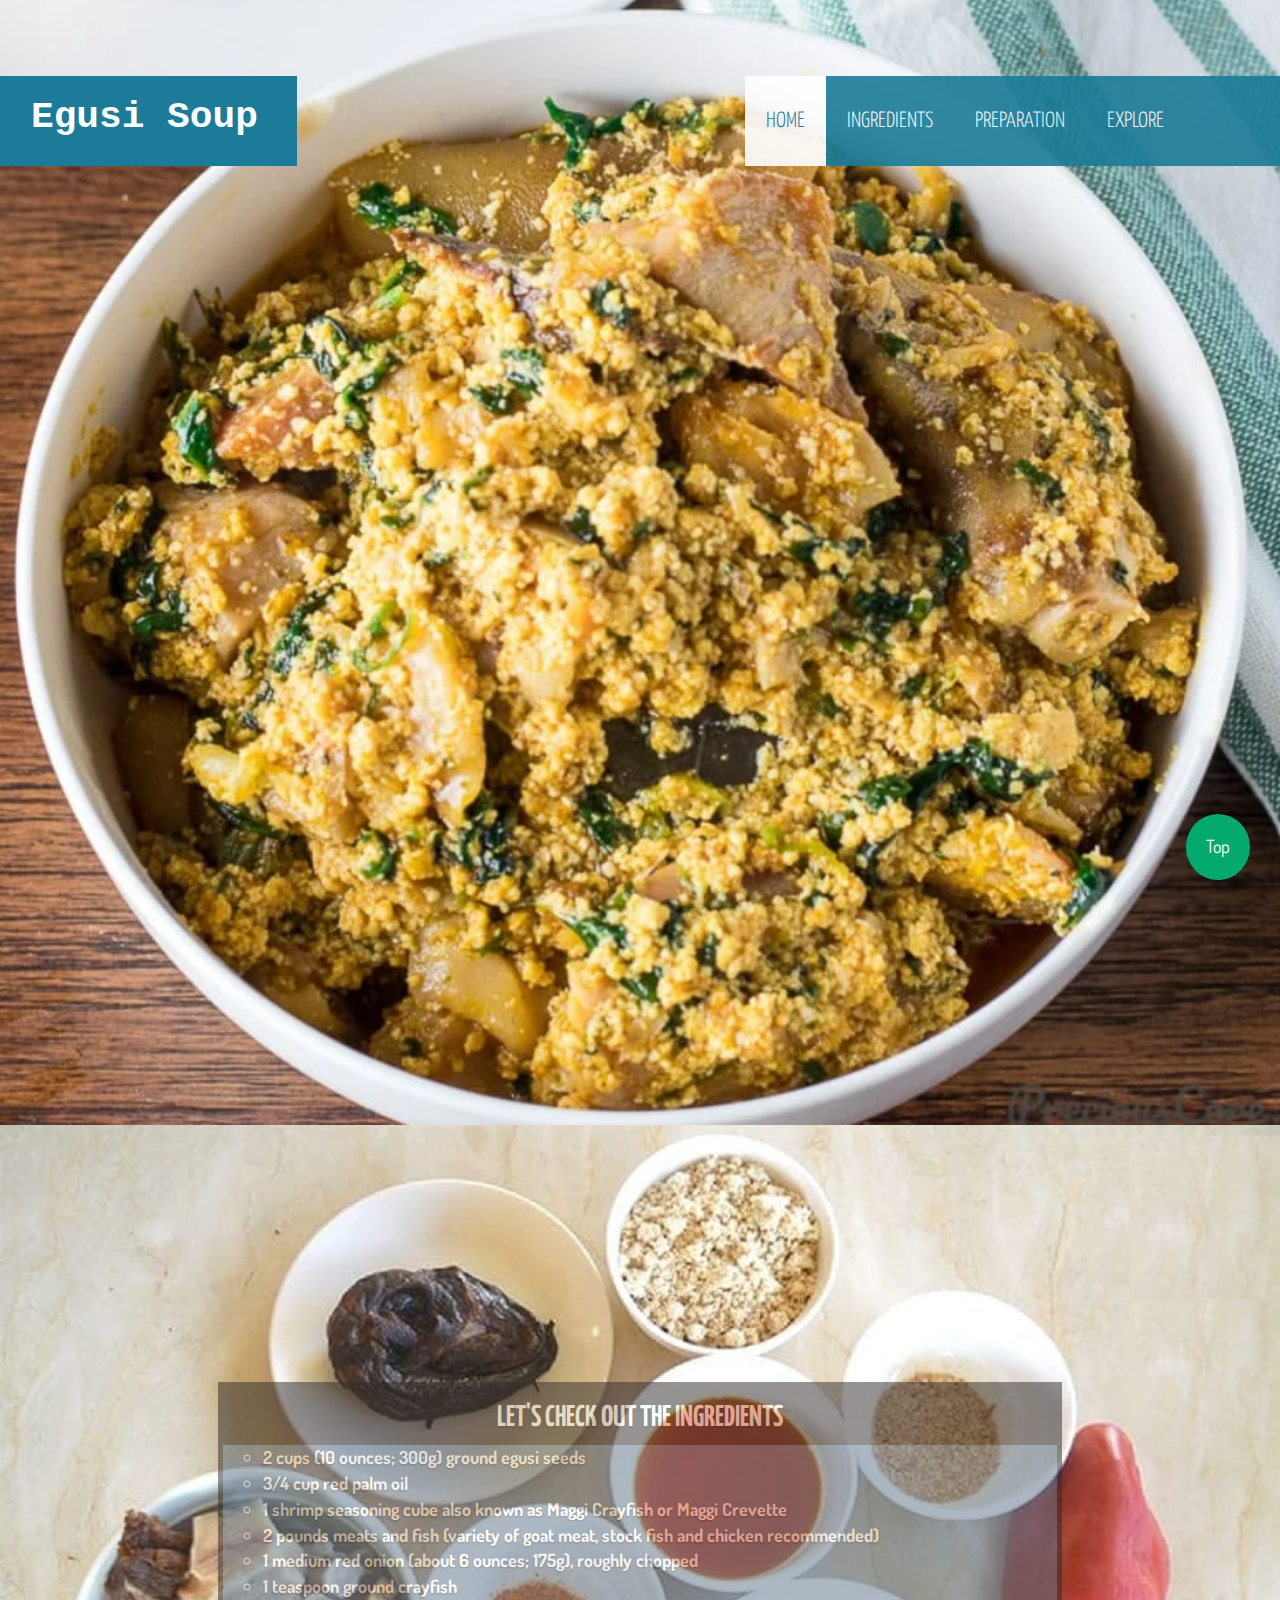
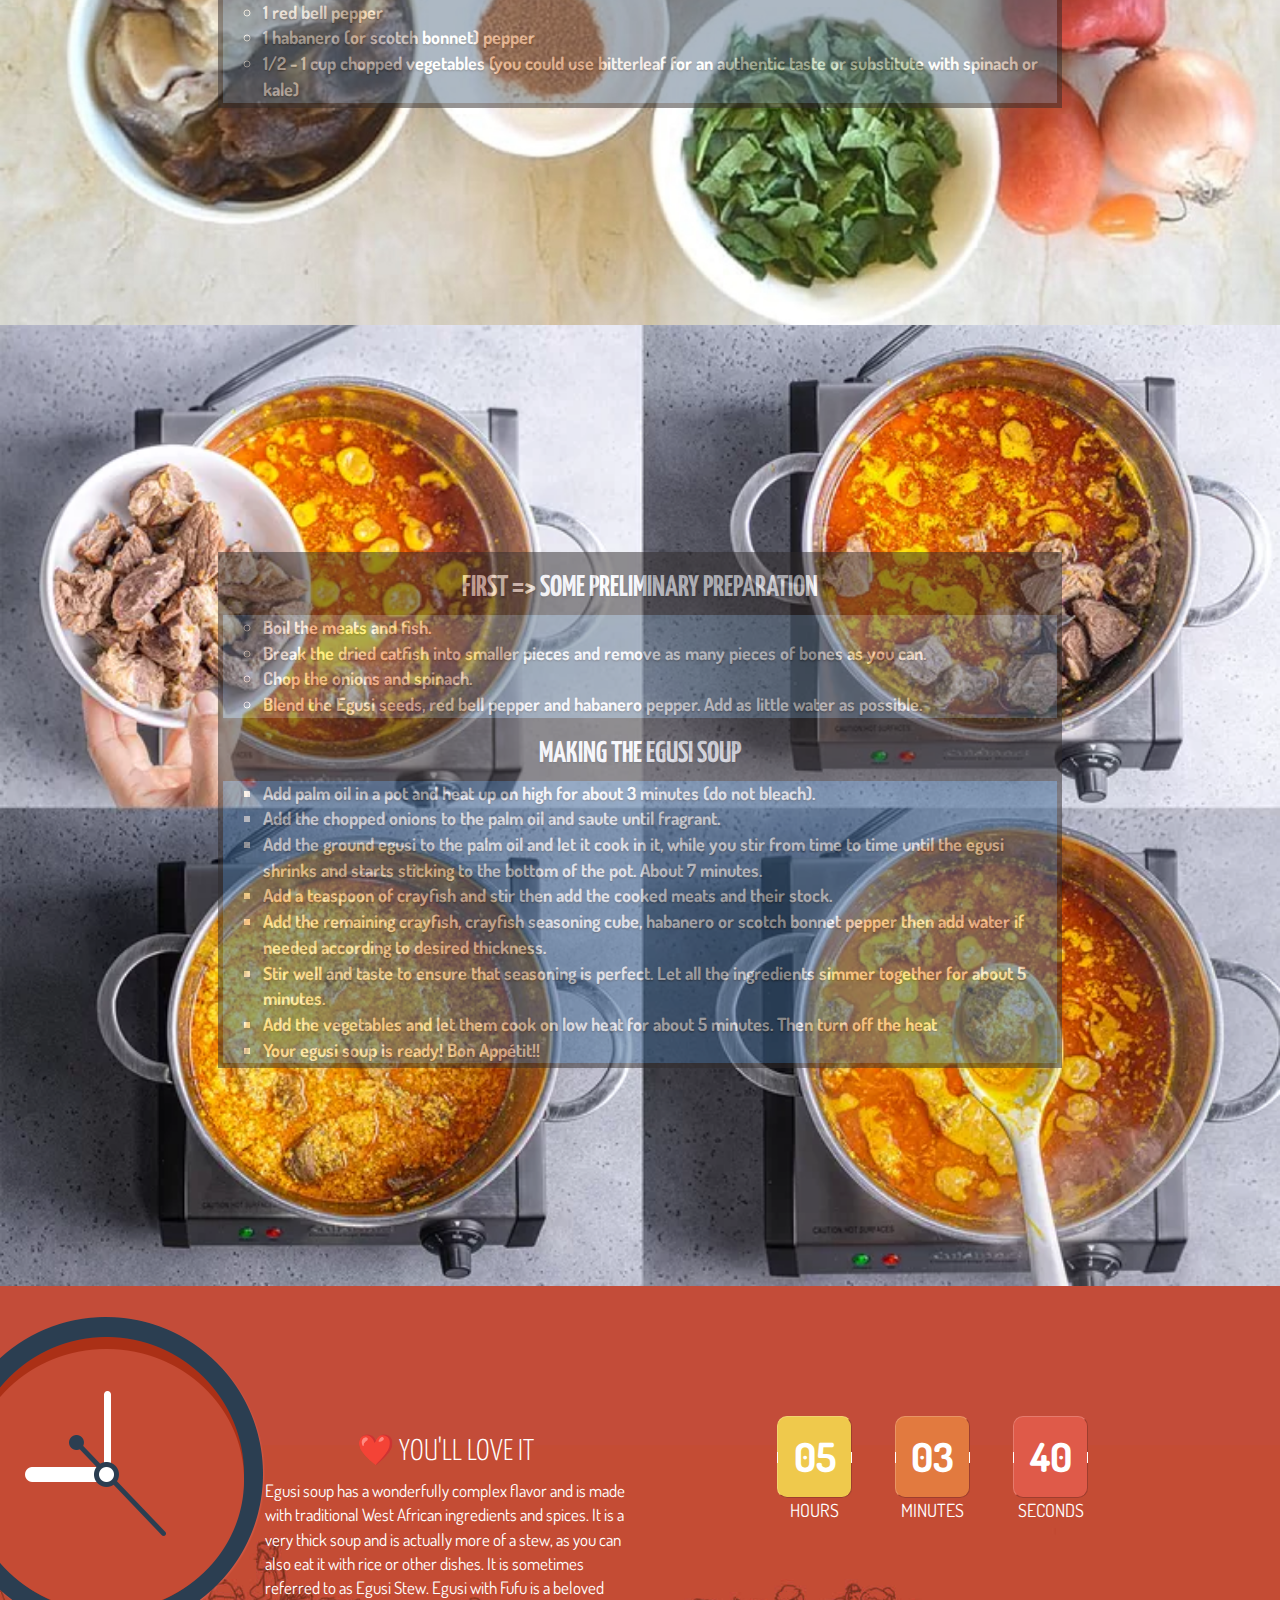
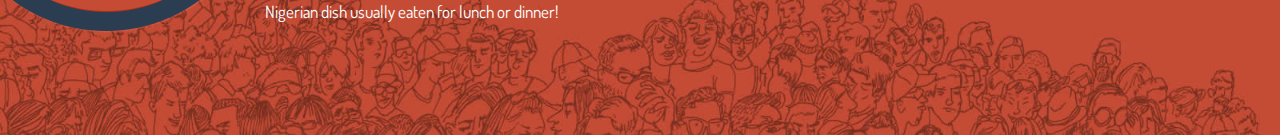
<file: public/egusi/index.html>
<!DOCTYPE html>
<html lang="en">

<head>
	<meta charset="utf-8">
	<meta name="viewport" content="width=device-width, initial-scale=1.0">
	<meta name="description" content="">
	<meta name="author" content="">
	<title>Egusi | --> an amazing soup the whole family will enjoy!</title>
	<link rel="stylesheet" type="text/css" href="assets/css/bootstrap.min.css">
	<link rel="stylesheet" type="text/css" href="assets/css/main.css">
	<link rel="shortcut icon" href="assets/images/favicon.ico">
	<script type="text/javascript">
		function digitalWatch() {
			var date = new Date();
			var hours = date.getHours();
			var minutes = date.getMinutes();
			var seconds = date.getSeconds();
			if (hours < 10) hours = "0" + hours;
			if (minutes < 10) minutes = "0" + minutes;


			document.getElementById("hours").innerHTML = hours;

			document.getElementById("minutes").innerHTML = minutes;

			document.getElementById("seconds").innerHTML = seconds;
			setTimeout("digitalWatch()", 1000);
		}
	</script>
</head><!--/head-->

<body>
	<header id="header" role="banner">
		<div class="main-nav">
			<div class="container">
				<div class="header-top">
					<div class="pull-right social-icons">
						<a href="#"><i class="fa fa-twitter"></i></a>
						<a href="#"><i class="fa fa-facebook"></i></a>
						<a href="#"><i class="fa fa-google-plus"></i></a>
						<a href="#"><i class="fa fa-youtube"></i></a>
					</div>
				</div>
				<div class="row">
					<div class="navbar-header">
						<button type="button" class="navbar-toggle" data-toggle="collapse"
							data-target=".navbar-collapse">
							<span class="sr-only">Toggle navigation</span>
							<span class="icon-bar"></span>
							<span class="icon-bar"></span>
							<span class="icon-bar"></span>
						</button>
						<a class="navbar-brand" href="index.html">
							<p class="egusi">Egusi Soup</p>
						</a>
						<style type="text/css">
							.egusi {
								font-family: Courier, monospace, sans-serif, Helvetica, Verdana, sans-serif;
								font-size: 210%;
								margin: 16px;
								font-weight: bolder;
								color: white;
							}
						</style>
					</div>
					<div class="collapse navbar-collapse">
						<ul class="nav navbar-nav navbar-right">
							<li class="scroll active"><a href="#home">Home</a></li>
							<li class="scroll"><a href="#ingredients">Ingredients</a></li>
							<li class="scroll"><a href="#preparation">Preparation</a></li>
							<li class="scroll"><a href="#explore">Explore</a></li>
						</ul>
					</div>
				</div>
			</div>
		</div>
	</header>
	<!--/#header-->

	<section id="home">
		<div id="main-slider" class="carousel slide" data-ride="carousel">

			<div class="carousel-inner">
				<div class="item active">
					<img class="img-responsive" src="assets/images/egusi1.png" alt="slider">
				</div>
			</div>
		</div>
	</section>
	<!--/#home-->

	<section id="ingredients">
		<div id="main-slider" class="carousel slide" data-ride="carousel">

			<div class="carousel-inner">
				<div class="item active">
					<img class="img-responsive" src="assets/images/egusi2.png" alt="slider">
					<div class="carousel-caption">
						<h3>Let's check out the ingredients</h3>
						<ul class="circle">
							<li>2 cups (10 ounces; 300g) ground egusi seeds</li>
							<li>3/4 cup red palm oil</li>
							<li>1 shrimp seasoning cube also known as Maggi Crayfish or Maggi Crevette</li>
							<li>2 pounds meats and fish (variety of goat meat, stock fish and chicken recommended)</li>
							<li>1 medium red onion (about 6 ounces; 175g), roughly chopped</li>
							<li>1 teaspoon ground crayfish</li>
							<li>1 red bell pepper</li>
							<li>1 habanero (or scotch bonnet) pepper</li>
							<li>1/2 - 1 cup chopped vegetables (you could use bitterleaf for an authentic taste or
								substitute with spinach or kale)</li>
						</ul>
					</div>
				</div>
			</div>
		</div>
	</section>
	<!--/#ingredients-->

	<section id="preparation">
		<div id="main-slider" class="carousel slide" data-ride="carousel">

			<div class="carousel-inner">
				<div class="item active">
					<img class="img-responsive" src="assets/images/egusi3.png"
						alt="slider">
					<div class="carousel-caption">
						<h3>First => some preliminary preparation</h3>
						<ul class="circle">
							<li>Boil the meats and fish.</li>
							<li>Break the dried catfish into smaller pieces and remove as many pieces of bones as you
								can.</li>
							<li>Chop the onions and spinach.</li>
							<li>Blend the Egusi seeds, red bell pepper and habanero pepper. Add as little water as
								possible.</li>
						</ul>
						<h3>Making the egusi soup</h3>
						<ul class="sqaure">
							<li>Add palm oil in a pot and heat up on high for about 3 minutes (do not bleach).</li>
							<li>Add the chopped onions to the palm oil and saute until fragrant.</li>
							<li>Add the ground egusi to the palm oil and let it cook in it, while you stir from time to
								time until the egusi shrinks and starts sticking to the bottom of the pot. About 7
								minutes.</li>
							<li>Add a teaspoon of crayfish and stir then add the cooked meats and their stock.</li>
							<li>Add the remaining crayfish, crayfish seasoning cube, habanero or scotch bonnet pepper
								then add water if needed according to desired thickness.</li>
							<li>Stir well and taste to ensure that seasoning is perfect. Let all the ingredients simmer
								together for about 5 minutes.</li>
							<li>Add the vegetables and let them cook on low heat for about 5 minutes. Then turn off the
								heat</li>
							<li>Your egusi soup is ready! Bon Appétit!!</li>
						</ul>
					</div>
				</div>
			</div>
		</div>
	</section>
	<!--/#preparation-->

	<section id="explore">
		<div class="container">
			<div class="row">
				<div class="watch">
					<img class="img-responsive" src="assets/images/watch.png" alt="">
				</div>
				<div class="col-md-4 col-md-offset-2 col-sm-5">
					<h2>❤️ You'll Love It</h2>
					<p>Egusi soup has a wonderfully complex flavor and is made with traditional West African ingredients
						and spices.
						It is a very thick soup and is actually more of a stew, as you can also eat it with rice or
						other dishes.
						It is sometimes referred to as Egusi Stew. Egusi with Fufu is a beloved Nigerian dish usually
						eaten for lunch or dinner!</p>
				</div>

				<body onload="digitalWatch()">
					<div class="col-sm-7 col-md-6">
						<ul id="countdown">

							<li>
								<span id="hours" class="hours time-font"></span>
								<p class="">hours </p>
							</li>
							<li>
								<span id="minutes" class="minutes time-font"></span>
								<p class="">minutes</p>
							</li>
							<li>
								<span id="seconds" class="seconds time-font"></span>
								<p class="">seconds</p>
							</li>
						</ul>
					</div>
				</body>
			</div>
		</div>
	</section><!--/#explore-->

	<style>
		#myBtn {
			position: fixed;
			bottom: 20px;
			right: 30px;
			z-index: 99;
			outline: none;
			background-color: #04AA6D;
			border: none;
			color: white;
			font-size: 18px;
			padding: 20px;
			text-align: center;
			text-decoration: none;
			display: inline-block;
			cursor: pointer;
			border-radius: 50%;
		}

		#myBtn:hover {
			background-color: #555;
		}

		ul.circle {
			list-style-type: circle;
			text-transform: none;
			background: #5d7389;
			color: rgb(255, 255, 255);
			margin: 5px;
			font-weight: bold;
			font-size: 18px
		}

		ul.sqaure {
			list-style-type: square;
			text-transform: none;
			background: #406893;
			color: rgb(255, 255, 255);
			margin: 5px;
			font-weight: bold;
			font-size: 18px
		}
	</style>

	<button onclick="topFunction()" id="myBtn" title="Go to top">Top</button>
	<script>
		// Get the button
		let mybutton = document.getElementById("myBtn");

		// When the user scrolls down 20px from the top of the document, show the button
		window.onscroll = function () { scrollFunction() };

		function scrollFunction() {
			if (document.body.scrollTop > 20 || document.documentElement.scrollTop > 20) {
				mybutton.style.display = "block";
			} else {
				mybutton.style.display = "none";
			}
		}

		// When the user clicks on the button, scroll to the top of the document
		function topFunction() {
			document.body.scrollTop = 0;
			document.documentElement.scrollTop = 0;
		}
	</script>
</body>

</html>
</file>
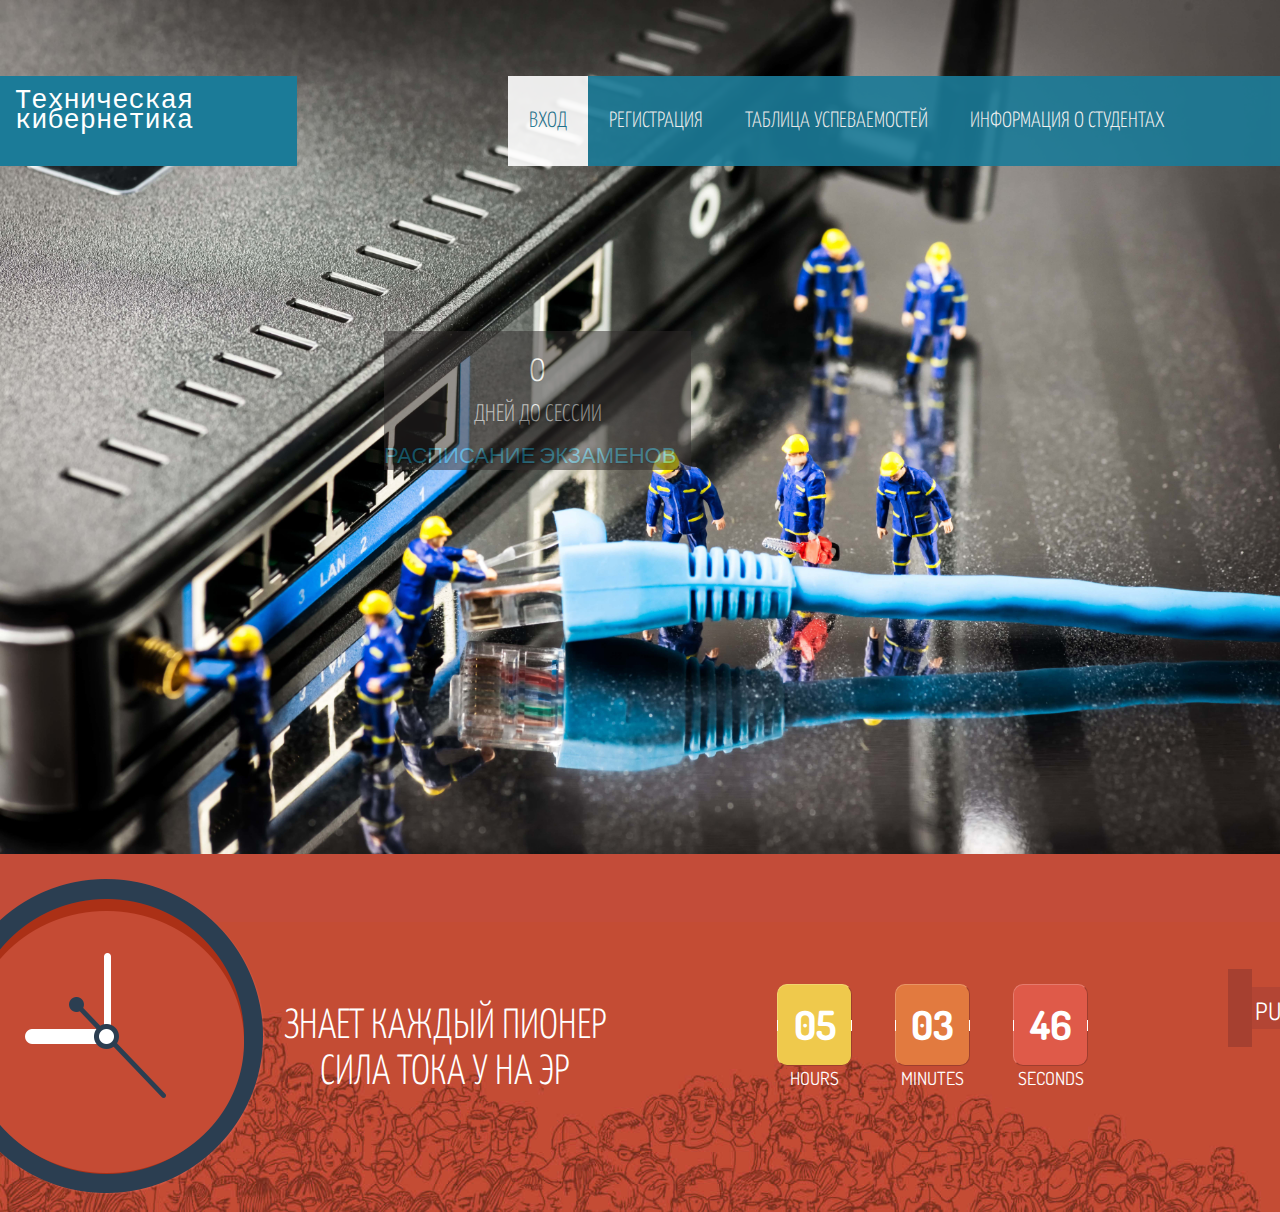
<file: public/fancycars/index.html>
<!DOCTYPE html>
<html lang="en">

<head>
	<meta charset="utf-8">
	<meta name="viewport" content="width=device-width, initial-scale=1.0">
	<meta name="description" content="">
	<meta name="author" content="">
	<title>Evento | Free Onepage Event Template | ShapeBootstrap</title>
	<link href="assets/css/bootstrap.min.css" rel="stylesheet">
	<link href="assets/css/main.css" rel="stylesheet">
	<link rel="shortcut icon" href="assets/images/ico/favicon.ico">
	<script type="text/javascript">
		function digitalWatch() {
			var date = new Date();
			var hours = date.getHours();
			var minutes = date.getMinutes();
			var seconds = date.getSeconds();
			if (hours < 10) hours = "0" + hours;
			if (minutes < 10) minutes = "0" + minutes;


			document.getElementById("hours").innerHTML = hours;

			document.getElementById("minutes").innerHTML = minutes;

			document.getElementById("seconds").innerHTML = seconds;
			setTimeout("digitalWatch()", 1000);
		}
	</script>
</head><!--/head-->

<body>
	<header id="header" role="banner">
		<div class="main-nav">
			<div class="container">
				<div class="header-top">
					<div class="pull-right social-icons">
						<a href="#"><i class="fa fa-twitter"></i></a>
						<a href="#"><i class="fa fa-facebook"></i></a>
						<a href="#"><i class="fa fa-google-plus"></i></a>
						<a href="#"><i class="fa fa-youtube"></i></a>
					</div>
				</div>
				<div class="row">
					<div class="navbar-header">
						<button type="button" class="navbar-toggle" data-toggle="collapse"
							data-target=".navbar-collapse">
							<span class="sr-only">Toggle navigation</span>
							<span class="icon-bar"></span>
							<span class="icon-bar"></span>
							<span class="icon-bar"></span>
						</button>
						<a class="navbar-brand" href="index.html">
							<p class="TK">Техническая кибернетика</p>
						</a>
						<style type="text/css">
							.TK {
								font-family: Courier, monospace, sans-serif, Helvetica, Verdana, sans-serif;
								/* Гарнитура шрифта */
								font-size: 150%;
								/* Размер текста */
								font-weight: lighter;
								/* Светлое начертание */
								color: white;
							}
						</style>
					</div>
					<div class="collapse navbar-collapse">
						<ul class="nav navbar-nav navbar-right">
							<li class="scroll active"><a href="#home">Вход</a></li>
							<li class="scroll"><a href="#explore">Регистрация</a></li>
							<li class="scroll"><a href="#event">Таблица успеваемостей</a></li>
							<li class="scroll"><a href="#about">Информация о студентах</a></li>

						</ul>
					</div>
				</div>
			</div>
		</div>
	</header>
	<!--/#header-->

	<section id="home">
		<div id="main-slider" class="carousel slide" data-ride="carousel">

			<div class="carousel-inner">
				<div class="item active">
					<img class="img-responsive" src="assets/images/slider/bg2.jpg" alt="slider">
					<div class="carousel-caption">
						<h2>0</h2>
						<h4>Дней до сессии</h4>
						<a href="http://www.bstu.ru/static/themes/bstu/schedule/index.php?gid=4818&">Расписание
							экзаменов <i class="fa fa-angle-right"></i></a>
					</div>
				</div>
			</div>
		</div>
	</section>
	<!--/#home-->

	<section id="explore">
		<div class="container">
			<div class="row">
				<div class="watch">
					<img class="img-responsive" src="assets/images/watch.png" alt="">
				</div>
				<div class="col-md-4 col-md-offset-2 col-sm-5">
					<h2>Знает каждый пионер сила тока у на эр</h2>
				</div>

				<body onload="digitalWatch()">
					<div class="col-sm-7 col-md-6">
						<ul id="countdown">

							<li>
								<span id="hours" class="hours time-font"></span>
								<p class="">hours </p>
							</li>
							<li>
								<span id="minutes" class="minutes time-font"></span>
								<p class="">minutes</p>
							</li>
							<li>
								<span id="seconds" class="seconds time-font"></span>
								<p class="">seconds</p>
							</li>
						</ul>
					</div>
			</div>
</body>
<div class="cart">
	<a href="#"><i class="fa fa-shopping-cart"></i> <span>Purchase Tickets</span></a>
</div>
</div>
</section><!--/#explore-->

</body>

</html>
</file>
<file: public/egusi/assets/css/main.css>
@import url(http://fonts.googleapis.com/css?family=Dosis:400,200,300,500,600,700,800);
@import url(http://fonts.googleapis.com/css?family=Yanone+Kaffeesatz:400,300,200,700);


/*************************
*******Typography******
**************************/

body {
  font-family: 'Dosis', sans-serif;
  font-size: 17px;
  color: #fff
}


.btn {
  border-radius: 0;
  font-family: 'Yanone Kaffeesatz', 'sans-serif';
  font-size: 20px;
  padding: 9px 23px;
}

a {
  -webkit-transition: 300ms;
  -moz-transition: 300ms;
  -o-transition: 300ms;
  transition: 300ms;
}

a:focus,
a:hover {
  text-decoration: none;
  outline: none
}

h1,
h2,
h3,
h4,
h5,
h6 {
  font-family: 'Yanone Kaffeesatz', 'sans-serif';
  font-weight: 300;
  text-transform: uppercase;
}

h2 {
  font-size: 36px
}

.navbar-toggle {
  margin-top: 12px
}

.navbar-toggle .icon-bar {
  background-color: #fff;
}

.navbar-toggle,
.navbar-toggle:focus {
  border: 1px solid #fff;
  outline: none;
}


/*************************
*******Header CSS******
**************************/

.header-top {
  display: block;
  overflow: hidden;
  padding: 25px;
}

.main-nav {
  position: absolute;
  width: 100%;
  z-index: 999;
}

.main-nav .container {
  width: 100%
}

.social-icons a {
  font-size: 18px;
  color: #fff;
  padding-left: 20px;
}

.social-icons .fa-facebook:hover {
  color: #3B5997
}

.social-icons .fa-twitter:hover {
  color: #29C5F6
}

.social-icons .fa-google-plus:hover {
  color: #D13D2F
}

.social-icons .fa-youtube:hover {
  color: #ec5538
}

.navbar-brand {
  background-color: #1B7B98;
  height: 90px;
  margin-bottom: 0px;
  position: relative;
  width: 297px;
}

.navbar-brand img {
  position: absolute;
  top: -35px;
}

.navbar-right {
  background-color: #1B7B98;
  padding: 0 95px 0 0;
  opacity: .9
}

.navbar-right li a {
  padding: 35px 21px;
  font-size: 22px;
  color: #fff;
  text-transform: uppercase;
  font-family: 'Yanone Kaffeesatz', 'sans-serif';
  font-weight: 300;
}

.navbar-right li a:hover,
.navbar-right li a:focus,
.navbar-right .active a {
  background-color: #fff;
  color: #16728f
}


.fixed-menu {
  background-color: #1B7B98;
  position: fixed;
  top: 0;
}

.fixed-menu .navbar-right {
  padding: 0;
}


.fixed-menu .navbar-right li a {
  font-size: 18px;
  padding: 20px 25px;
  text-shadow: inherit;
}

.fixed-menu .navbar-brand {
  height: 60px;
  margin-top: 0;
  padding: 0;
  margin-bottom: 0;
  width: 125px;
}

.fixed-menu .navbar-brand img {
  height: 60px;
  top: 0;
}

.fixed-menu .header-top {
  display: none;
}

#inputblock,
#fon,
#noerror,
#error {
  position: relative;
  /* Относительное позиционирование */
}

#inputblock {
  background: #000000;
  /* Цвет фона */
  opacity: 1;
  /* Полупрозрачный фон */
  color: #000;
  /* Цвет текста */
  top: -600px;
}

.inelem {
  color: #fff;
  position: absolute;
  top: 45%;
  left: 20%;
  opacity: 1;
  /* Полупрозрачный фон */

}

.inelem1 {
  color: #000;

}

#noerror {
  color: green;
}

#error {
  color: red;
}

#fon {
  top: 0%
}

#inputblock {
  z-index: 3;
}

#fon {
  z-index: 1;
}

#noerror {
  z-index: 2;
}

#error {
  z-index: 2;
}




/*************************
*******Home CSS******
**************************/

#home {
  position: relative;
  overflow: hidden;
}

#main-slider img {
  width: 100%
}

#main-slider .carousel-caption {
  background: none repeat scroll 0 0 #2f2a2a;
  bottom: 0%;
  float: left;
  left: 0;
  margin: 17%;
  opacity: 0.5;
  padding: 0%;
  right: inherit;
  text-transform: uppercase;
  color: #fff;
  text-align: left;
}


#main-slider .carousel-caption h2 {
  font-size: 38px;
  text-align: center;
  font-weight: bold;

}

#main-slider .carousel-caption h3 {
  font-size: 30px;
  text-align: center;
  font-weight: bold;

}

#main-slider .carousel-caption h4 {
  font-size: 24px;
  text-align: center;
  font-weight: bold;
}

#main-slider .carousel-caption a {
  font-size: 22px;
  color: #2da1c5
}

#main-slider .carousel-caption a:hover {
  color: #2588a6
}

#main-slider .carousel-caption a:hover i {
  margin-left: 35px
}

#main-slider .carousel-caption a i {
  margin-left: 15px;
  -webkit-transition: all 0.3s ease-in-out;
  -moz-transition: all 0.3s ease-in-out;
  -ms-transition: all 0.3s ease-in-out;
  -o-transition: all 0.3s ease-in-out;
  transition: all 0.3s ease-in-out;
}

#main-slider .carousel-indicators li {
  background-color: #1B7B98;
  border: 1px solid #1B7B98;
}

#main-slider .carousel-indicators li.active {
  background-color: #fff;
  border: 1px solid #fff;
}

/*************************
*******Explore CSS******
**************************/

#explore {
  background-color: #C34C39;
  background-image: url("../images/event-bg.png");
  background-position: center bottom;
  background-size: contain;
  background-repeat: no-repeat;
  position: relative;
  overflow: hidden;
  padding: 130px 0 100px;
}

.watch {
  position: absolute;
  left: 0;
  top: 7%;
}

#explore h2 {
  font-size: 30px;
  text-transform: uppercase;
  text-align: center;
}

#countdown {
  display: block;
  overflow: hidden;
  text-align: center;
  padding: 0
}

#countdown li {
  list-style: none;
  display: inline-block;
  margin-right: 40px;
  text-align: center;
  text-transform: uppercase;
  font-size: 18px;
  position: relative;
}

#countdown li:last-child {
  margin-right: 0
}

#countdown li span {
  display: block;
  font-size: 40px;
  font-weight: 700;
  height: 82px;
  line-height: 79px;
  width: 75px;
  border-radius: 10px;
  border-right: 1px solid #9e3e2e;
  border-bottom: 1px solid #9e3e2e;
}

#countdown li .days {
  background-color: #45b29d;
  border-top: 1px solid #6ac1b1;
  border-left: 1px solid #6ac1b1;
}

#countdown li .hours {
  background-color: #efc94c;
  border-top: 1px solid #f2d470;
  border-left: 1px solid #f2d470;
}

#countdown li .minutes {
  background-color: #e27a3f;
  border-top: 1px solid #e89565;
  border-left: 1px solid #e89565;
}

#countdown li .seconds {
  background-color: #df5a49;
  border-top: 1px solid #e57b6d;
  border-left: 1px solid #e57b6d;
}

#countdown li:before {
  background-color: #FFFFFF;
  content: "";
  height: 11px;
  left: 0;
  position: absolute;
  top: 36px;
  width: 1px;
}

#countdown li:after {
  background-color: #FFFFFF;
  content: "";
  height: 11px;
  right: 0;
  position: absolute;
  top: 36px;
  width: 1px;
}

.cart {
  background-color: #b34534;
  position: absolute;
  right: -200px;
  top: 37%;
  width: 252px;
  -webkit-transition: all 0.7s ease-in-out;
  -moz-transition: all 0.7s ease-in-out;
  -ms-transition: all 0.7s ease-in-out;
  -o-transition: all 0.7s ease-in-out;
  transition: all 0.7s ease-in-out;
}

.cart:hover {
  right: 0;
}


.cart a {
  color: #FFFFFF;
  display: block;
  font-size: 24px;
  text-transform: uppercase;
}

.cart a i {
  font-size: 30px;
  padding: 20px 12px;
  background-color: #A64030;
  margin-right: 3px;
}



/*************************
*******Event CSS******
**************************/
#event {
  background-color: #33888F;
  background-image: url("../images/performar-bg.jpg");
  background-position: 50% 0;
  background-size: contain;
  position: relative;
  background-repeat: no-repeat;
}

.guitar {
  position: absolute;
  right: 0;
  top: 0
}


#event h2 {
  color: #FFFFFF;
  font-size: 36px;
  font-weight: 300;
  margin-bottom: 40px;
  margin-top: 70px;
  text-transform: uppercase;
}

.single-event {
  margin-bottom: 70px;
}

.single-event h4 {
  color: #FFFFFF;
  font-size: 24px;
  font-weight: 300;
  line-height: 26px;
  margin-top: 25px;
  text-transform: uppercase;
}


.single-event h5 {
  font-size: 18px;
  font-weight: 100;
  display: block;
}

#event-carousel {
  position: relative;
}

.even-control-left,
.even-control-right {
  position: absolute;
  font-size: 24px;
  color: #fff;
  top: 0;
}

.even-control-left {
  right: 3%
}

.even-control-right {
  right: 0;
}


/*************************
*******About CSS**********
**************************/

#about {
  background-color: #75B46E;
  position: relative;
  width: 100%;
  display: flex;
}

.guitar2 {
  top: 0;
  width: 50%;
}

.guitar2 img {
  padding-top: 3%;
}

.about-content {
  width: 50%;
  background-image: url("../images/about-bg.jpg");
  background-position: left bottom;
  background-repeat: no-repeat;
  background-size: cover;
  padding: 70px 70px 110px;
}


#about h2 {
  margin-bottom: 23px;
}

.about-content p {
  font-size: 17px;
  font-family: 'Dosis', sans-serif;
}

#about .btn-primary {
  background-color: #137c61;
  color: #fff;
  text-transform: capitalize;
  border: none;
  margin-top: 28px;
}

#about .btn-primary:hover {
  background-color: #126d55
}



/*************************
******Twitter CSS****
**************************/

#twitter {
  background-color: #ecedef;
  background-image: url("../images/twitter-bg.jpg");
  background-position: center bottom;
  background-size: cover;
  background-repeat: no-repeat;
  position: relative;
  padding: 95px 0 90px;
  overflow: hidden;
}

.twit {
  position: absolute;
  left: 0;
  top: -42%;
}

#twitter-feed .item {
  text-align: center;
}

#twitter-feed .item img {
  display: inline-block;
  width: 78px;
  height: 78px;
  border-radius: 50%;
  background-color: #c5c8ce;
  padding: 5px;
  margin-bottom: 30px;
}

#twitter-feed .item a,
#twitter-feed .item p {
  font-size: 24px;
  font-weight: 300;
  font-family: 'Yanone Kaffeesatz', 'sans-serif';
}

#twitter-feed .item p {
  color: #3D3D3D;
}

#twitter-feed .item a {
  color: #00c3ff;
}

.twitter-control-left,
.twitter-control-right {
  position: absolute;
  color: #00c3ff;
  top: 59%;
  font-size: 24px
}

.twitter-control-left {
  left: 0;
}

.twitter-control-right {
  right: 0;
}



/*************************
******Sponsor CSS****
**************************/

#sponsor {
  background-color: #1881a2;
  background-image: url("../images/sponsor-bg.jpg");
  background-position: 50% 0;
  background-size: cover;
  background-repeat: no-repeat;
  position: relative;
}

.light {
  position: absolute;
  right: 0;
  bottom: 0;
}

#sponsor .col-sm-10 {
  z-index: 10;
}

#sponsor h2 {
  margin-top: 90px;
  margin-bottom: 40px;
}

#sponsor .item ul {
  font-size: 0;
  padding: 0;
}


#sponsor .item ul li {
  display: inline-block;
  list-style: none;
  width: 33.33%;
  margin-bottom: 75px;
}

#sponsor .item ul li:last-child {
  margin-right: 0
}

.sponsor-control-left,
.sponsor-control-right {
  color: #FFFFFF;
  font-size: 24px;
  position: absolute;
  top: 20%;
}

.sponsor-control-left {
  right: 12%
}

.sponsor-control-right {
  right: 10%
}


/*************************
******Map CSS****
**************************/
#map {
  position: relative;
}

#gmap {
  height: 450px;
}


/*************************
******Contact CSS****
**************************/

.contact-section {
  background-color: #f7ab24;
  background-image: url("../images/contact-bg.jpg");
  background-position: 60% 0;
  background-size: contain;
  background-repeat: no-repeat;
  position: relative;
}

.ear-piece {
  position: absolute;
  left: 0;
  top: 0;
}

#contact .container {
  padding-top: 47px;
}

#contact h3 {
  text-transform: inherit;
  color: #373737;
}

#contact-section h3 {
  margin-bottom: 25px
}

#contact address {
  font-size: 18px;
  color: #373737;
}

.contact-text {
  margin-bottom: 35px;
  display: block;
}


#contact-section .form-control {
  border-color: #ae750d;
  box-shadow: none;
  outline: 0 none;
  border-radius: 0;
  color: #797979;
  font-size: 18px;
}

#contact-section .form-control:focus {
  border-color: #ae750d;
}

#contact-section input {
  height: 44px;
}

#contact-section textarea {
  height: 90px;
  resize: none;
}

#contact-section .btn-primary {
  background-color: #373737;
  color: #f7ab24;
  border: none;
  font-size: 24px;
  padding: 6px 42px;
  margin-bottom: 110px;
  margin-top: 10px
}

#contact-section .btn-primary:hover {
  background-color: #212020;
  color: #fff
}



/*************************
******Footer CSS****
**************************/

#footer {
  background-color: #212121;
  background-image: url("../images/footer-bg.jpg");
  background-position: center bottom;
  background-repeat: no-repeat;
  background-size: cover;
  color: #FFFFFF;
  font-size: 20px;
  padding: 35px 0;
}

#footer a {
  color: #f7ab24
}

#footer a:hover {
  color: #1B7B98
}
</file>
<file: public/fancycars/assets/css/main.css>
@import url(http://fonts.googleapis.com/css?family=Dosis:400,200,300,500,600,700,800);
@import url(http://fonts.googleapis.com/css?family=Yanone+Kaffeesatz:400,300,200,700);


/*************************
*******Typography******
**************************/

body {
  font-family: 'Dosis', sans-serif;
  font-size: 17px;
  color: #fff
}


.btn {
  border-radius: 0;
  font-family: 'Yanone Kaffeesatz', 'sans-serif';
  font-size: 20px;
  padding: 9px 23px;
}

a {
  -webkit-transition: 300ms;
  -moz-transition: 300ms;
  -o-transition: 300ms;
  transition: 300ms;
}

a:focus,
a:hover {
  text-decoration: none;
  outline: none
}

h1,
h2,
h3,
h4,
h5,
h6 {
  font-family: 'Yanone Kaffeesatz', 'sans-serif';
  font-weight: 300;
  text-transform: uppercase;
}

h2 {
  font-size: 36px
}

.navbar-toggle {
  margin-top: 12px
}

.navbar-toggle .icon-bar {
  background-color: #fff;
}

.navbar-toggle,
.navbar-toggle:focus {
  border: 1px solid #fff;
  outline: none;
}


/*************************
*******Header CSS******
**************************/

.header-top {
  display: block;
  overflow: hidden;
  padding: 25px;
}

.main-nav {
  position: absolute;
  width: 100%;
  z-index: 999;
}

.main-nav .container {
  width: 100%
}

.social-icons a {
  font-size: 18px;
  color: #fff;
  padding-left: 20px;
}

.social-icons .fa-facebook:hover {
  color: #3B5997
}

.social-icons .fa-twitter:hover {
  color: #29C5F6
}

.social-icons .fa-google-plus:hover {
  color: #D13D2F
}

.social-icons .fa-youtube:hover {
  color: #ec5538
}

.navbar-brand {
  background-color: #1B7B98;
  height: 90px;
  margin-bottom: 0px;
  position: relative;
  width: 297px;
}

.navbar-brand img {
  position: absolute;
  top: -35px;
}

.navbar-right {
  background-color: #1B7B98;
  padding: 0 95px 0 0;
  opacity: .9
}

.navbar-right li a {
  padding: 35px 21px;
  font-size: 22px;
  color: #fff;
  text-transform: uppercase;
  font-family: 'Yanone Kaffeesatz', 'sans-serif';
  font-weight: 300;
}

.navbar-right li a:hover,
.navbar-right li a:focus,
.navbar-right .active a {
  background-color: #fff;
  color: #16728f
}


.fixed-menu {
  background-color: #1B7B98;
  position: fixed;
  top: 0;
}

.fixed-menu .navbar-right {
  padding: 0;
}


.fixed-menu .navbar-right li a {
  font-size: 18px;
  padding: 20px 25px;
  text-shadow: inherit;
}

.fixed-menu .navbar-brand {
  height: 60px;
  margin-top: 0;
  padding: 0;
  margin-bottom: 0;
  width: 125px;
}

.fixed-menu .navbar-brand img {
  height: 60px;
  top: 0;
}

.fixed-menu .header-top {
  display: none;
}

#inputblock,
#fon,
#noerror,
#error {
  position: relative;
  /* Относительное позиционирование */
}

#inputblock {
  background: #000000;
  /* Цвет фона */
  opacity: 1;
  /* Полупрозрачный фон */
  color: #000;
  /* Цвет текста */
  top: -600px;
}

.inelem {
  color: #fff;
  position: absolute;
  top: 45%;
  left: 20%;
  opacity: 1;
  /* Полупрозрачный фон */

}

.inelem1 {
  color: #000;

}

#noerror {
  color: green;
}

#error {
  color: red;
}

#fon {
  top: 0%
}

#inputblock {
  z-index: 3;
}

#fon {
  z-index: 1;
}

#noerror {
  z-index: 2;
}

#error {
  z-index: 2;
}




/*************************
*******Home CSS******
**************************/

#home {
  position: relative;
  overflow: hidden;
}

#main-slider img {
  width: 100%
}

#main-slider .carousel-caption {
  background: none repeat scroll 0 0 #2f2a2a;
  bottom: 0%;
  float: left;
  left: 0;
  margin: 30%;
  opacity: 0.5;
  padding: 0%;
  right: inherit;
  text-transform: uppercase;
  color: #fff;
  text-align: left;
}


#main-slider .carousel-caption h2 {
  font-size: 38px;
  text-align: center;

}

#main-slider .carousel-caption h3 {
  text-align: center;

}

#main-slider .carousel-caption h4 {
  font-size: 24px;
  text-align: center;
}

#main-slider .carousel-caption a {
  font-size: 22px;
  color: #2da1c5
}

#main-slider .carousel-caption a:hover {
  color: #2588a6
}

#main-slider .carousel-caption a:hover i {
  margin-left: 35px
}

#main-slider .carousel-caption a i {
  margin-left: 15px;
  -webkit-transition: all 0.3s ease-in-out;
  -moz-transition: all 0.3s ease-in-out;
  -ms-transition: all 0.3s ease-in-out;
  -o-transition: all 0.3s ease-in-out;
  transition: all 0.3s ease-in-out;
}

#main-slider .carousel-indicators li {
  background-color: #1B7B98;
  border: 1px solid #1B7B98;
}

#main-slider .carousel-indicators li.active {
  background-color: #fff;
  border: 1px solid #fff;
}

/*************************
*******Explore CSS******
**************************/

#explore {
  background-color: #C34C39;
  background-image: url("../images/event-bg.jpg");
  background-position: center bottom;
  background-size: contain;
  background-repeat: no-repeat;
  position: relative;
  overflow: hidden;
  padding: 130px 0 100px;
}

.watch {
  position: absolute;
  left: 0;
  top: 7%;
}

#explore h2 {
  font-size: 42px;
  text-transform: uppercase;
  text-align: center;
}

#countdown {
  display: block;
  overflow: hidden;
  text-align: center;
  padding: 0
}

#countdown li {
  list-style: none;
  display: inline-block;
  margin-right: 40px;
  text-align: center;
  text-transform: uppercase;
  font-size: 18px;
  position: relative;
}

#countdown li:last-child {
  margin-right: 0
}

#countdown li span {
  display: block;
  font-size: 40px;
  font-weight: 700;
  height: 82px;
  line-height: 79px;
  width: 75px;
  border-radius: 10px;
  border-right: 1px solid #9e3e2e;
  border-bottom: 1px solid #9e3e2e;
}

#countdown li .days {
  background-color: #45b29d;
  border-top: 1px solid #6ac1b1;
  border-left: 1px solid #6ac1b1;
}

#countdown li .hours {
  background-color: #efc94c;
  border-top: 1px solid #f2d470;
  border-left: 1px solid #f2d470;
}

#countdown li .minutes {
  background-color: #e27a3f;
  border-top: 1px solid #e89565;
  border-left: 1px solid #e89565;
}

#countdown li .seconds {
  background-color: #df5a49;
  border-top: 1px solid #e57b6d;
  border-left: 1px solid #e57b6d;
}

#countdown li:before {
  background-color: #FFFFFF;
  content: "";
  height: 11px;
  left: 0;
  position: absolute;
  top: 36px;
  width: 1px;
}

#countdown li:after {
  background-color: #FFFFFF;
  content: "";
  height: 11px;
  right: 0;
  position: absolute;
  top: 36px;
  width: 1px;
}

.cart {
  background-color: #b34534;
  position: absolute;
  right: -200px;
  top: 37%;
  width: 252px;
  -webkit-transition: all 0.7s ease-in-out;
  -moz-transition: all 0.7s ease-in-out;
  -ms-transition: all 0.7s ease-in-out;
  -o-transition: all 0.7s ease-in-out;
  transition: all 0.7s ease-in-out;
}

.cart:hover {
  right: 0;
}


.cart a {
  color: #FFFFFF;
  display: block;
  font-size: 24px;
  text-transform: uppercase;
}

.cart a i {
  font-size: 30px;
  padding: 20px 12px;
  background-color: #A64030;
  margin-right: 3px;
}



/*************************
*******Event CSS******
**************************/
#event {
  background-color: #33888F;
  background-image: url("../images/performar-bg.jpg");
  background-position: 50% 0;
  background-size: contain;
  position: relative;
  background-repeat: no-repeat;
}

.guitar {
  position: absolute;
  right: 0;
  top: 0
}


#event h2 {
  color: #FFFFFF;
  font-size: 36px;
  font-weight: 300;
  margin-bottom: 40px;
  margin-top: 70px;
  text-transform: uppercase;
}

.single-event {
  margin-bottom: 70px;
}

.single-event h4 {
  color: #FFFFFF;
  font-size: 24px;
  font-weight: 300;
  line-height: 26px;
  margin-top: 25px;
  text-transform: uppercase;
}


.single-event h5 {
  font-size: 18px;
  font-weight: 100;
  display: block;
}

#event-carousel {
  position: relative;
}

.even-control-left,
.even-control-right {
  position: absolute;
  font-size: 24px;
  color: #fff;
  top: 0;
}

.even-control-left {
  right: 3%
}

.even-control-right {
  right: 0;
}


/*************************
*******About CSS**********
**************************/

#about {
  background-color: #75B46E;
  position: relative;
  width: 100%;
  display: flex;
}

.guitar2 {
  top: 0;
  width: 50%;
}

.guitar2 img {
  padding-top: 3%;
}

.about-content {
  width: 50%;
  background-image: url("../images/about-bg.jpg");
  background-position: left bottom;
  background-repeat: no-repeat;
  background-size: cover;
  padding: 70px 70px 110px;
}


#about h2 {
  margin-bottom: 23px;
}

.about-content p {
  font-size: 17px;
  font-family: 'Dosis', sans-serif;
}

#about .btn-primary {
  background-color: #137c61;
  color: #fff;
  text-transform: capitalize;
  border: none;
  margin-top: 28px;
}

#about .btn-primary:hover {
  background-color: #126d55
}



/*************************
******Twitter CSS****
**************************/

#twitter {
  background-color: #ecedef;
  background-image: url("../images/twitter-bg.jpg");
  background-position: center bottom;
  background-size: cover;
  background-repeat: no-repeat;
  position: relative;
  padding: 95px 0 90px;
  overflow: hidden;
}

.twit {
  position: absolute;
  left: 0;
  top: -42%;
}

#twitter-feed .item {
  text-align: center;
}

#twitter-feed .item img {
  display: inline-block;
  width: 78px;
  height: 78px;
  border-radius: 50%;
  background-color: #c5c8ce;
  padding: 5px;
  margin-bottom: 30px;
}

#twitter-feed .item a,
#twitter-feed .item p {
  font-size: 24px;
  font-weight: 300;
  font-family: 'Yanone Kaffeesatz', 'sans-serif';
}

#twitter-feed .item p {
  color: #3D3D3D;
}

#twitter-feed .item a {
  color: #00c3ff;
}

.twitter-control-left,
.twitter-control-right {
  position: absolute;
  color: #00c3ff;
  top: 59%;
  font-size: 24px
}

.twitter-control-left {
  left: 0;
}

.twitter-control-right {
  right: 0;
}



/*************************
******Sponsor CSS****
**************************/

#sponsor {
  background-color: #1881a2;
  background-image: url("../images/sponsor-bg.jpg");
  background-position: 50% 0;
  background-size: cover;
  background-repeat: no-repeat;
  position: relative;
}

.light {
  position: absolute;
  right: 0;
  bottom: 0;
}

#sponsor .col-sm-10 {
  z-index: 10;
}

#sponsor h2 {
  margin-top: 90px;
  margin-bottom: 40px;
}

#sponsor .item ul {
  font-size: 0;
  padding: 0;
}


#sponsor .item ul li {
  display: inline-block;
  list-style: none;
  width: 33.33%;
  margin-bottom: 75px;
}

#sponsor .item ul li:last-child {
  margin-right: 0
}

.sponsor-control-left,
.sponsor-control-right {
  color: #FFFFFF;
  font-size: 24px;
  position: absolute;
  top: 20%;
}

.sponsor-control-left {
  right: 12%
}

.sponsor-control-right {
  right: 10%
}


/*************************
******Map CSS****
**************************/
#map {
  position: relative;
}

#gmap {
  height: 450px;
}


/*************************
******Contact CSS****
**************************/

.contact-section {
  background-color: #f7ab24;
  background-image: url("../images/contact-bg.jpg");
  background-position: 60% 0;
  background-size: contain;
  background-repeat: no-repeat;
  position: relative;
}

.ear-piece {
  position: absolute;
  left: 0;
  top: 0;
}

#contact .container {
  padding-top: 47px;
}

#contact h3 {
  text-transform: inherit;
  color: #373737;
}

#contact-section h3 {
  margin-bottom: 25px
}

#contact address {
  font-size: 18px;
  color: #373737;
}

.contact-text {
  margin-bottom: 35px;
  display: block;
}


#contact-section .form-control {
  border-color: #ae750d;
  box-shadow: none;
  outline: 0 none;
  border-radius: 0;
  color: #797979;
  font-size: 18px;
}

#contact-section .form-control:focus {
  border-color: #ae750d;
}

#contact-section input {
  height: 44px;
}

#contact-section textarea {
  height: 90px;
  resize: none;
}

#contact-section .btn-primary {
  background-color: #373737;
  color: #f7ab24;
  border: none;
  font-size: 24px;
  padding: 6px 42px;
  margin-bottom: 110px;
  margin-top: 10px
}

#contact-section .btn-primary:hover {
  background-color: #212020;
  color: #fff
}



/*************************
******Footer CSS****
**************************/

#footer {
  background-color: #212121;
  background-image: url("../images/footer-bg.jpg");
  background-position: center bottom;
  background-repeat: no-repeat;
  background-size: cover;
  color: #FFFFFF;
  font-size: 20px;
  padding: 35px 0;
}

#footer a {
  color: #f7ab24
}

#footer a:hover {
  color: #1B7B98
}
</file>
